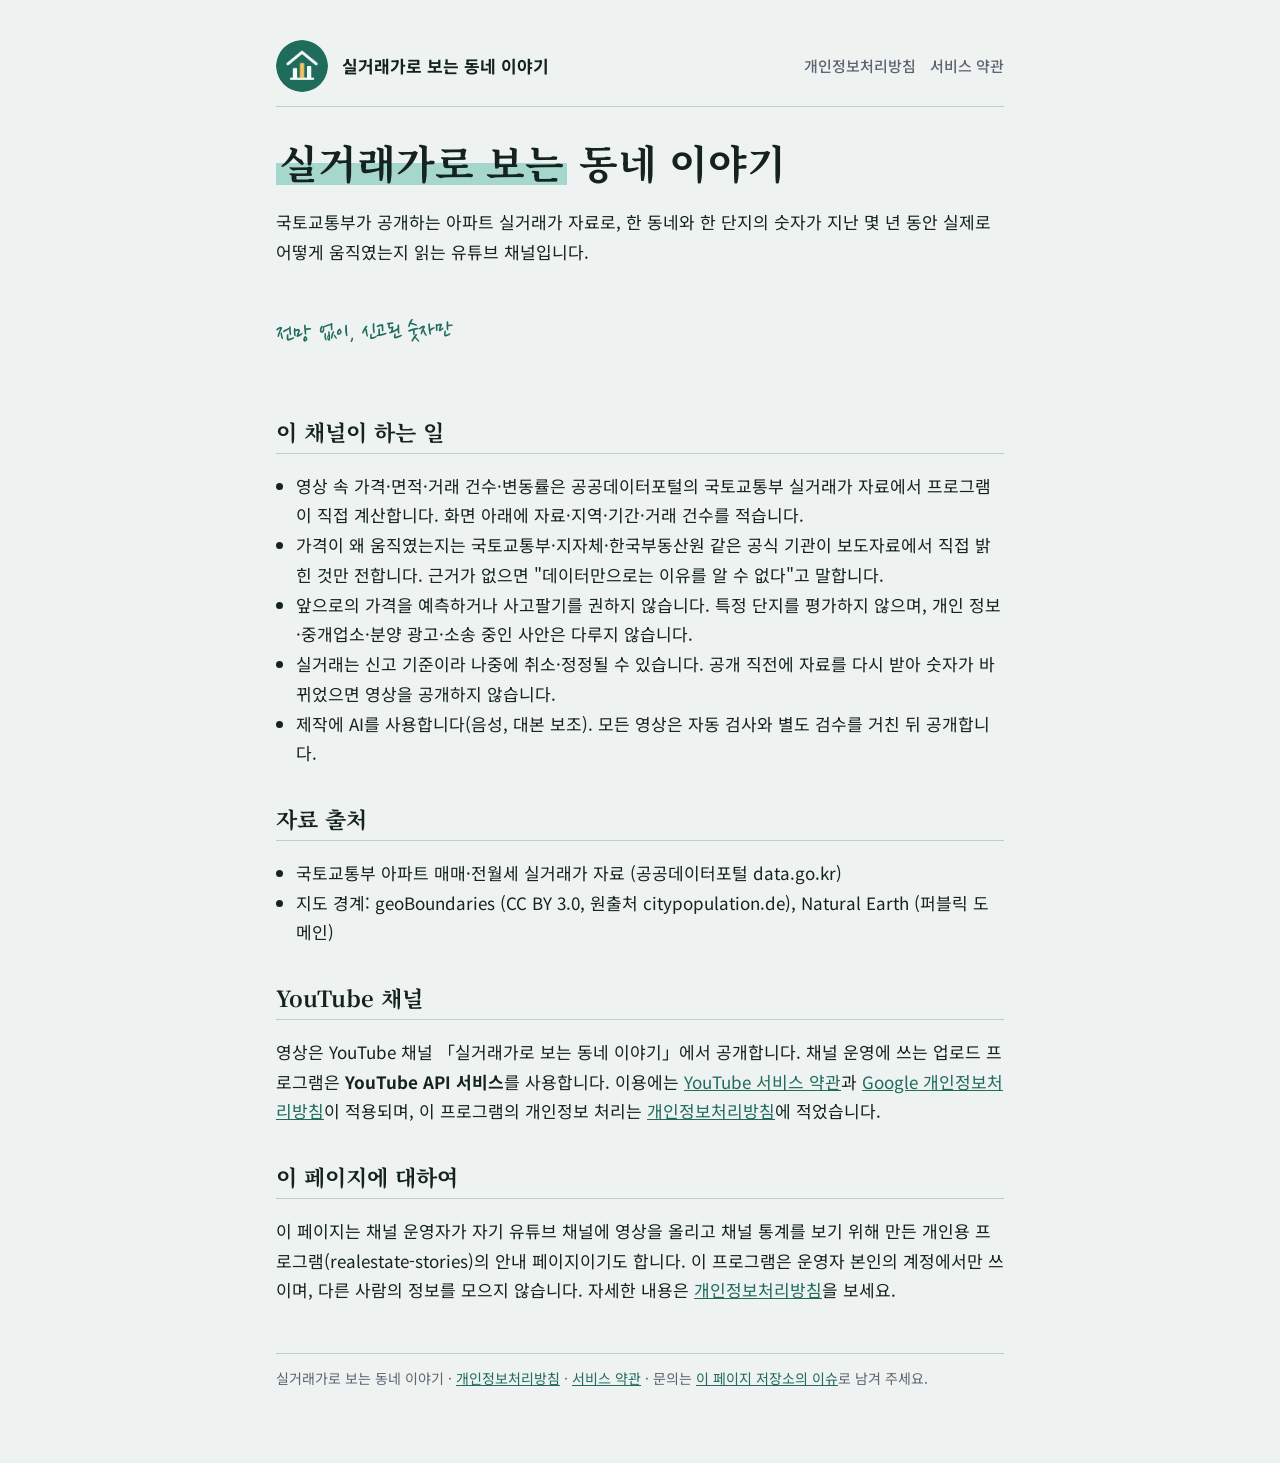
<file: index.html>
<!doctype html>
<html lang="ko">
<head>
<meta charset="utf-8">
<meta name="viewport" content="width=device-width, initial-scale=1">
<title>실거래가로 보는 동네 이야기</title>
<meta name="description" content="국토교통부 실거래가 공개 데이터로 동네의 숫자가 실제로 어떻게 움직였는지 읽는 유튜브 채널의 안내 페이지입니다.">
<link rel="icon" href="logo.png">
<link rel="preconnect" href="https://fonts.googleapis.com">
<link rel="preconnect" href="https://fonts.gstatic.com" crossorigin>
<link href="https://fonts.googleapis.com/css2?family=Nanum+Pen+Script&family=Noto+Sans+KR:wght@400;500;700&family=Noto+Serif+KR:wght@700;900&display=swap" rel="stylesheet">
<link rel="stylesheet" href="style.css">
</head>
<body>
<main>
  <header>
    <img src="logo.png" alt="">
    <a href="./">실거래가로 보는 동네 이야기</a>
    <nav><a href="privacy.html">개인정보처리방침</a><a href="terms.html">서비스 약관</a></nav>
  </header>

  <h1><span class="mark">실거래가로 보는</span> 동네 이야기</h1>
  <p>국토교통부가 공개하는 아파트 실거래가 자료로, 한 동네와 한 단지의 숫자가 지난 몇 년 동안 실제로 어떻게 움직였는지 읽는 유튜브 채널입니다.</p>
  <p class="note">전망 없이, 신고된 숫자만</p>

  <h2>이 채널이 하는 일</h2>
  <ul>
    <li>영상 속 가격·면적·거래 건수·변동률은 공공데이터포털의 국토교통부 실거래가 자료에서 프로그램이 직접 계산합니다. 화면 아래에 자료·지역·기간·거래 건수를 적습니다.</li>
    <li>가격이 왜 움직였는지는 국토교통부·지자체·한국부동산원 같은 공식 기관이 보도자료에서 직접 밝힌 것만 전합니다. 근거가 없으면 "데이터만으로는 이유를 알 수 없다"고 말합니다.</li>
    <li>앞으로의 가격을 예측하거나 사고팔기를 권하지 않습니다. 특정 단지를 평가하지 않으며, 개인 정보·중개업소·분양 광고·소송 중인 사안은 다루지 않습니다.</li>
    <li>실거래는 신고 기준이라 나중에 취소·정정될 수 있습니다. 공개 직전에 자료를 다시 받아 숫자가 바뀌었으면 영상을 공개하지 않습니다.</li>
    <li>제작에 AI를 사용합니다(음성, 대본 보조). 모든 영상은 자동 검사와 별도 검수를 거친 뒤 공개합니다.</li>
  </ul>

  <h2>자료 출처</h2>
  <ul>
    <li>국토교통부 아파트 매매·전월세 실거래가 자료 (공공데이터포털 data.go.kr)</li>
    <li>지도 경계: geoBoundaries (CC BY 3.0, 원출처 citypopulation.de), Natural Earth (퍼블릭 도메인)</li>
  </ul>

  <h2>YouTube 채널</h2>
  <p>영상은 YouTube 채널 「실거래가로 보는 동네 이야기」에서 공개합니다. 채널 운영에 쓰는 업로드 프로그램은 <strong>YouTube API 서비스</strong>를 사용합니다. 이용에는 <a href="https://www.youtube.com/t/terms">YouTube 서비스 약관</a>과 <a href="https://policies.google.com/privacy">Google 개인정보처리방침</a>이 적용되며, 이 프로그램의 개인정보 처리는 <a href="privacy.html">개인정보처리방침</a>에 적었습니다.</p>

  <h2>이 페이지에 대하여</h2>
  <p>이 페이지는 채널 운영자가 자기 유튜브 채널에 영상을 올리고 채널 통계를 보기 위해 만든 개인용 프로그램(realestate-stories)의 안내 페이지이기도 합니다. 이 프로그램은 운영자 본인의 계정에서만 쓰이며, 다른 사람의 정보를 모으지 않습니다. 자세한 내용은 <a href="privacy.html">개인정보처리방침</a>을 보세요.</p>

  <footer>실거래가로 보는 동네 이야기 · <a href="privacy.html">개인정보처리방침</a> · <a href="terms.html">서비스 약관</a> · 문의는 <a href="https://github.com/cowrow99-ui/realestate-stories-site/issues">이 페이지 저장소의 이슈</a>로 남겨 주세요.</footer>
</main>
</body>
</html>
</file>
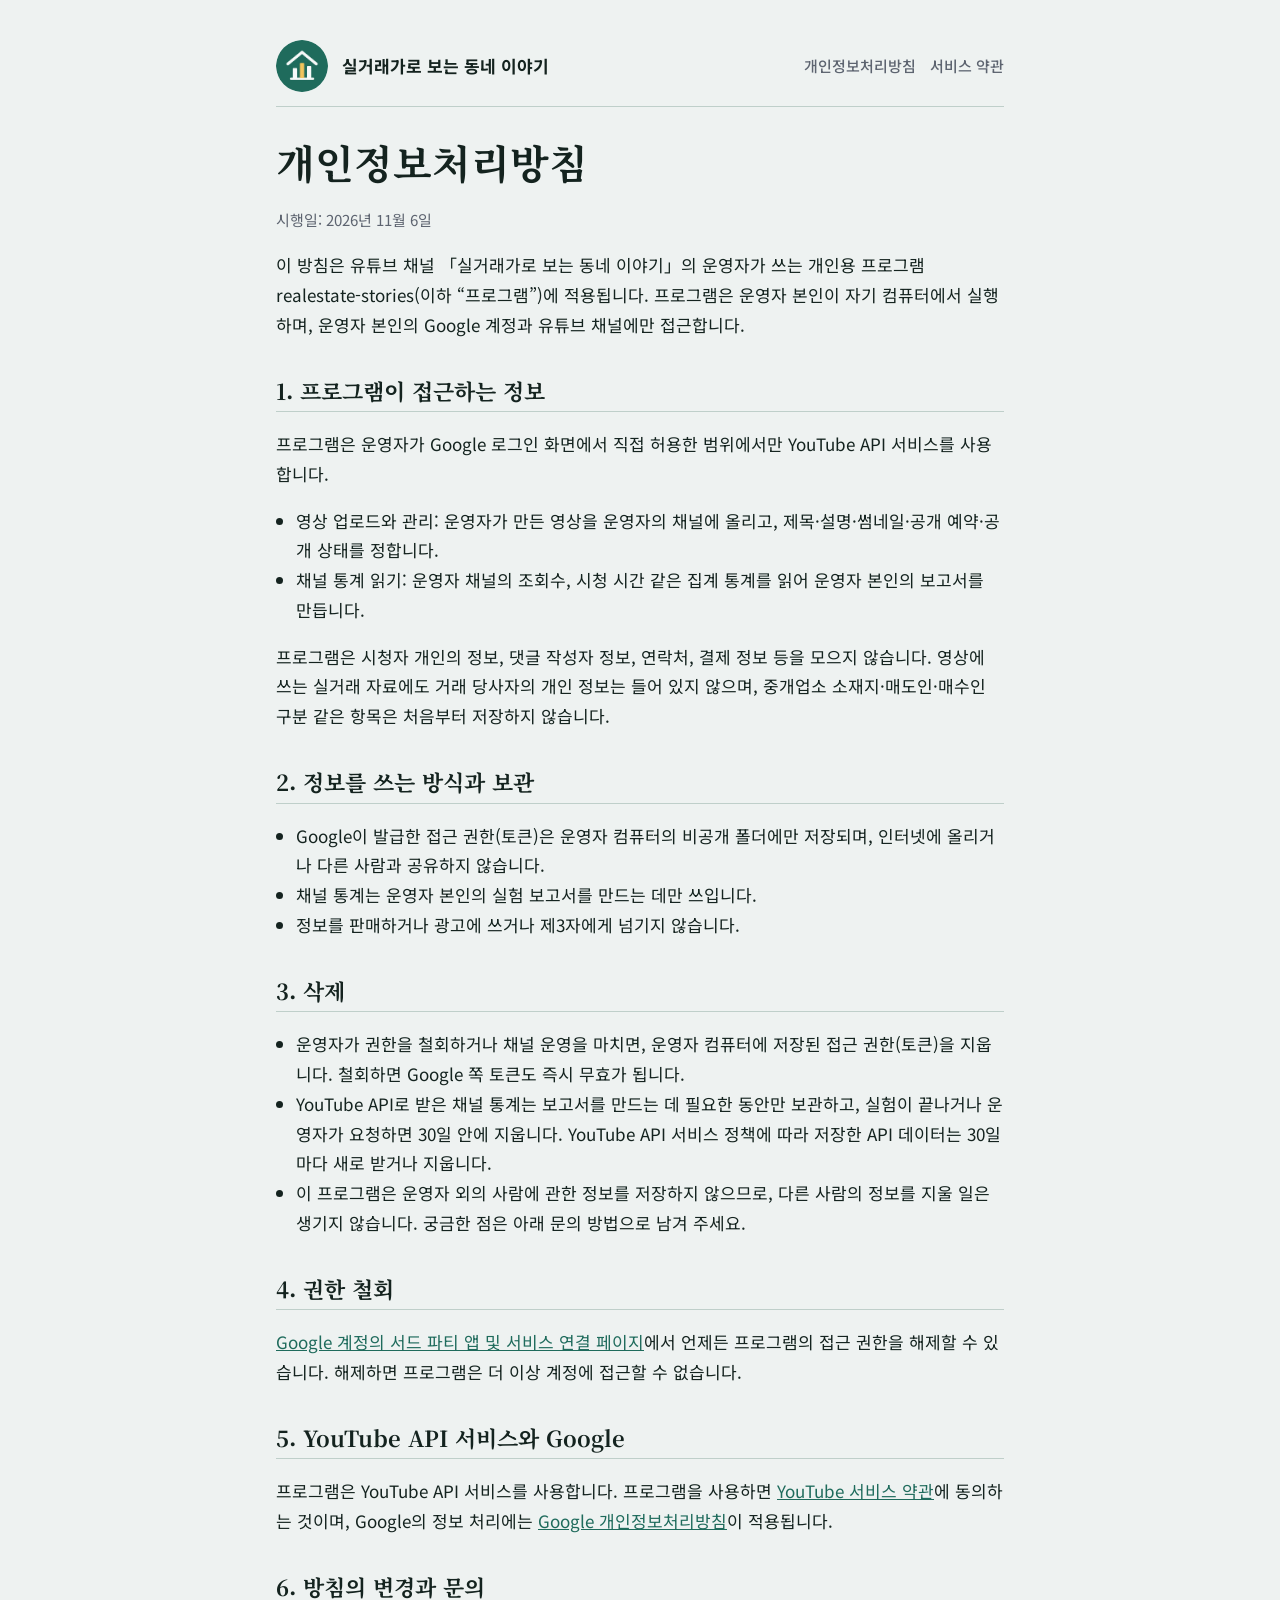
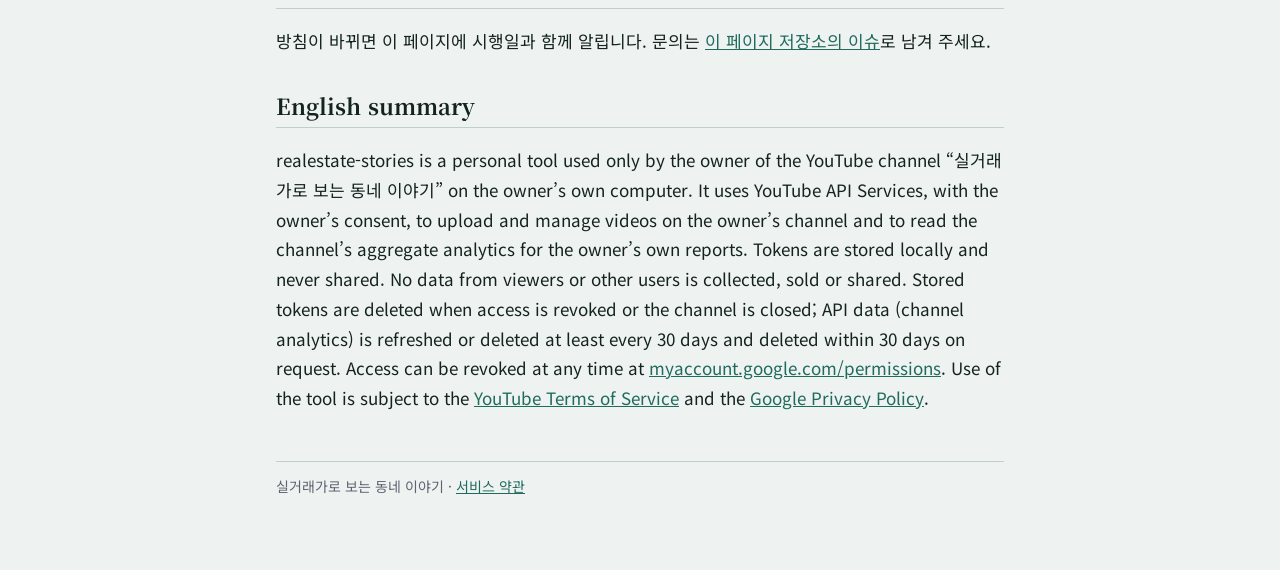
<file: privacy.html>
<!doctype html>
<html lang="ko">
<head>
<meta charset="utf-8">
<meta name="viewport" content="width=device-width, initial-scale=1">
<title>개인정보처리방침 — 실거래가로 보는 동네 이야기</title>
<meta name="description" content="국토교통부 실거래가 공개 데이터로 동네의 숫자가 실제로 어떻게 움직였는지 읽는 유튜브 채널의 안내 페이지입니다.">
<link rel="icon" href="logo.png">
<link rel="preconnect" href="https://fonts.googleapis.com">
<link rel="preconnect" href="https://fonts.gstatic.com" crossorigin>
<link href="https://fonts.googleapis.com/css2?family=Nanum+Pen+Script&family=Noto+Sans+KR:wght@400;500;700&family=Noto+Serif+KR:wght@700;900&display=swap" rel="stylesheet">
<link rel="stylesheet" href="style.css">
</head>
<body>
<main>
  <header>
    <img src="logo.png" alt="">
    <a href="./">실거래가로 보는 동네 이야기</a>
    <nav><a href="privacy.html">개인정보처리방침</a><a href="terms.html">서비스 약관</a></nav>
  </header>

  <h1>개인정보처리방침</h1>
  <p class="muted">시행일: 2026년 11월 6일</p>
  <p>이 방침은 유튜브 채널 「실거래가로 보는 동네 이야기」의 운영자가 쓰는 개인용 프로그램 realestate-stories(이하 “프로그램”)에 적용됩니다. 프로그램은 운영자 본인이 자기 컴퓨터에서 실행하며, 운영자 본인의 Google 계정과 유튜브 채널에만 접근합니다.</p>

  <h2>1. 프로그램이 접근하는 정보</h2>
  <p>프로그램은 운영자가 Google 로그인 화면에서 직접 허용한 범위에서만 YouTube API 서비스를 사용합니다.</p>
  <ul>
    <li>영상 업로드와 관리: 운영자가 만든 영상을 운영자의 채널에 올리고, 제목·설명·썸네일·공개 예약·공개 상태를 정합니다.</li>
    <li>채널 통계 읽기: 운영자 채널의 조회수, 시청 시간 같은 집계 통계를 읽어 운영자 본인의 보고서를 만듭니다.</li>
  </ul>
  <p>프로그램은 시청자 개인의 정보, 댓글 작성자 정보, 연락처, 결제 정보 등을 모으지 않습니다. 영상에 쓰는 실거래 자료에도 거래 당사자의 개인 정보는 들어 있지 않으며, 중개업소 소재지·매도인·매수인 구분 같은 항목은 처음부터 저장하지 않습니다.</p>

  <h2>2. 정보를 쓰는 방식과 보관</h2>
  <ul>
    <li>Google이 발급한 접근 권한(토큰)은 운영자 컴퓨터의 비공개 폴더에만 저장되며, 인터넷에 올리거나 다른 사람과 공유하지 않습니다.</li>
    <li>채널 통계는 운영자 본인의 실험 보고서를 만드는 데만 쓰입니다.</li>
    <li>정보를 판매하거나 광고에 쓰거나 제3자에게 넘기지 않습니다.</li>
  </ul>

  <h2>3. 삭제</h2>
  <ul>
    <li>운영자가 권한을 철회하거나 채널 운영을 마치면, 운영자 컴퓨터에 저장된 접근 권한(토큰)을 지웁니다. 철회하면 Google 쪽 토큰도 즉시 무효가 됩니다.</li>
    <li>YouTube API로 받은 채널 통계는 보고서를 만드는 데 필요한 동안만 보관하고, 실험이 끝나거나 운영자가 요청하면 30일 안에 지웁니다. YouTube API 서비스 정책에 따라 저장한 API 데이터는 30일마다 새로 받거나 지웁니다.</li>
    <li>이 프로그램은 운영자 외의 사람에 관한 정보를 저장하지 않으므로, 다른 사람의 정보를 지울 일은 생기지 않습니다. 궁금한 점은 아래 문의 방법으로 남겨 주세요.</li>
  </ul>

  <h2>4. 권한 철회</h2>
  <p><a href="https://myaccount.google.com/permissions">Google 계정의 서드 파티 앱 및 서비스 연결 페이지</a>에서 언제든 프로그램의 접근 권한을 해제할 수 있습니다. 해제하면 프로그램은 더 이상 계정에 접근할 수 없습니다.</p>

  <h2>5. YouTube API 서비스와 Google</h2>
  <p>프로그램은 YouTube API 서비스를 사용합니다. 프로그램을 사용하면 <a href="https://www.youtube.com/t/terms">YouTube 서비스 약관</a>에 동의하는 것이며, Google의 정보 처리에는 <a href="https://policies.google.com/privacy">Google 개인정보처리방침</a>이 적용됩니다.</p>

  <h2>6. 방침의 변경과 문의</h2>
  <p>방침이 바뀌면 이 페이지에 시행일과 함께 알립니다. 문의는 <a href="https://github.com/cowrow99-ui/realestate-stories-site/issues">이 페이지 저장소의 이슈</a>로 남겨 주세요.</p>

  <h2>English summary</h2>
  <p>realestate-stories is a personal tool used only by the owner of the YouTube channel “실거래가로 보는 동네 이야기” on the owner’s own computer. It uses YouTube API Services, with the owner’s consent, to upload and manage videos on the owner’s channel and to read the channel’s aggregate analytics for the owner’s own reports. Tokens are stored locally and never shared. No data from viewers or other users is collected, sold or shared. Stored tokens are deleted when access is revoked or the channel is closed; API data (channel analytics) is refreshed or deleted at least every 30 days and deleted within 30 days on request. Access can be revoked at any time at <a href="https://myaccount.google.com/permissions">myaccount.google.com/permissions</a>. Use of the tool is subject to the <a href="https://www.youtube.com/t/terms">YouTube Terms of Service</a> and the <a href="https://policies.google.com/privacy">Google Privacy Policy</a>.</p>

  <footer>실거래가로 보는 동네 이야기 · <a href="terms.html">서비스 약관</a></footer>
</main>
</body>
</html>
</file>
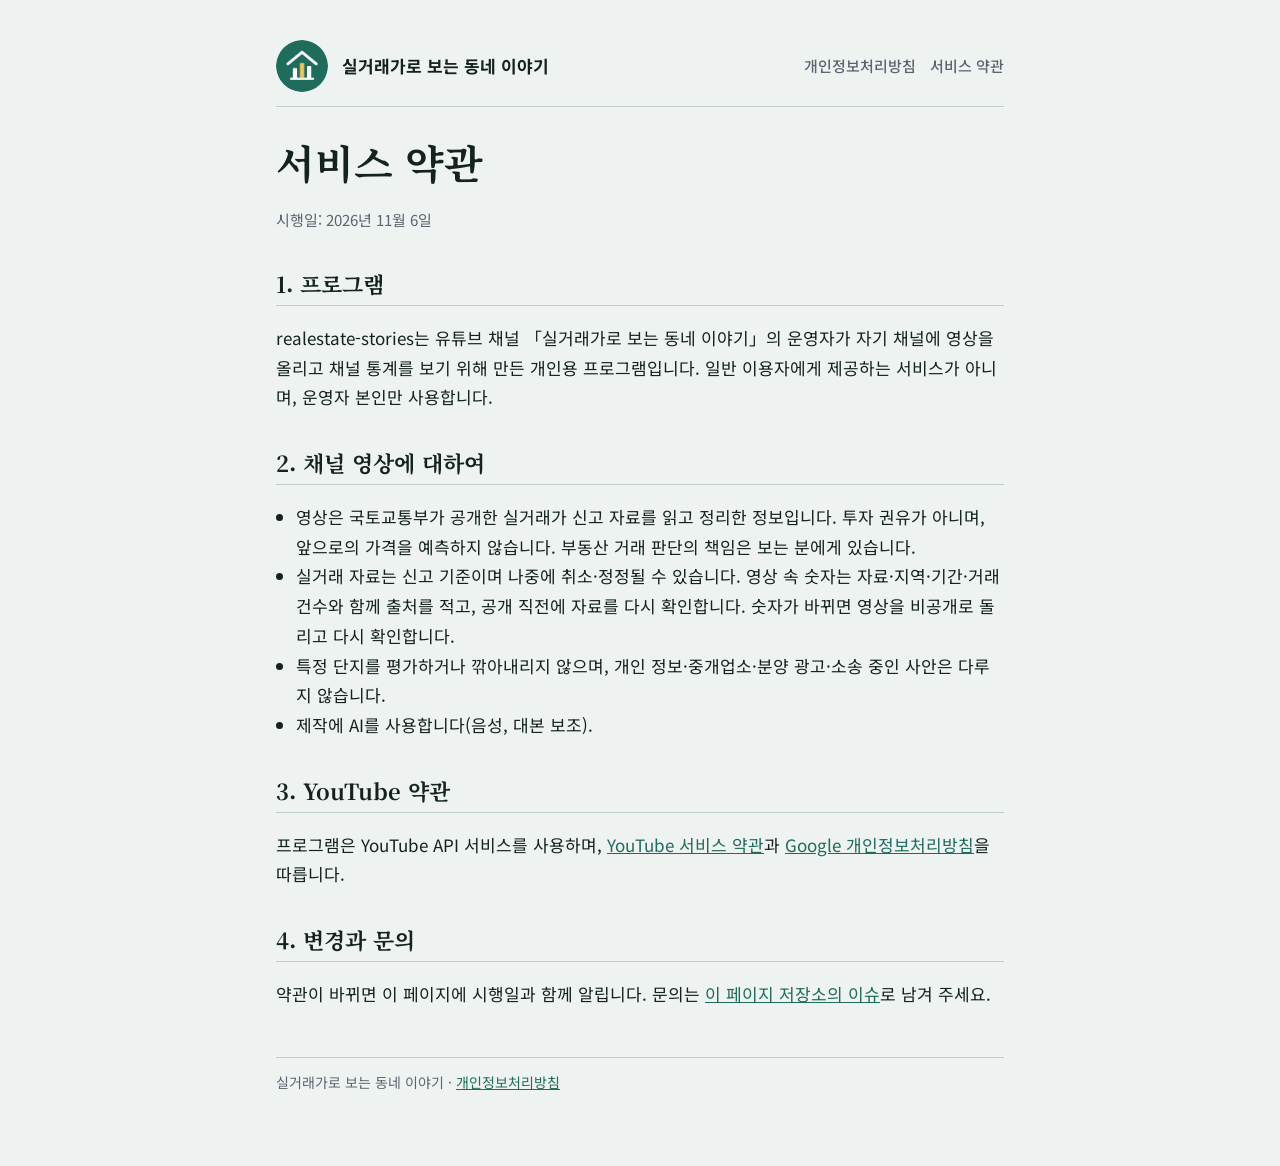
<file: terms.html>
<!doctype html>
<html lang="ko">
<head>
<meta charset="utf-8">
<meta name="viewport" content="width=device-width, initial-scale=1">
<title>서비스 약관 — 실거래가로 보는 동네 이야기</title>
<meta name="description" content="국토교통부 실거래가 공개 데이터로 동네의 숫자가 실제로 어떻게 움직였는지 읽는 유튜브 채널의 안내 페이지입니다.">
<link rel="icon" href="logo.png">
<link rel="preconnect" href="https://fonts.googleapis.com">
<link rel="preconnect" href="https://fonts.gstatic.com" crossorigin>
<link href="https://fonts.googleapis.com/css2?family=Nanum+Pen+Script&family=Noto+Sans+KR:wght@400;500;700&family=Noto+Serif+KR:wght@700;900&display=swap" rel="stylesheet">
<link rel="stylesheet" href="style.css">
</head>
<body>
<main>
  <header>
    <img src="logo.png" alt="">
    <a href="./">실거래가로 보는 동네 이야기</a>
    <nav><a href="privacy.html">개인정보처리방침</a><a href="terms.html">서비스 약관</a></nav>
  </header>

  <h1>서비스 약관</h1>
  <p class="muted">시행일: 2026년 11월 6일</p>

  <h2>1. 프로그램</h2>
  <p>realestate-stories는 유튜브 채널 「실거래가로 보는 동네 이야기」의 운영자가 자기 채널에 영상을 올리고 채널 통계를 보기 위해 만든 개인용 프로그램입니다. 일반 이용자에게 제공하는 서비스가 아니며, 운영자 본인만 사용합니다.</p>

  <h2>2. 채널 영상에 대하여</h2>
  <ul>
    <li>영상은 국토교통부가 공개한 실거래가 신고 자료를 읽고 정리한 정보입니다. 투자 권유가 아니며, 앞으로의 가격을 예측하지 않습니다. 부동산 거래 판단의 책임은 보는 분에게 있습니다.</li>
    <li>실거래 자료는 신고 기준이며 나중에 취소·정정될 수 있습니다. 영상 속 숫자는 자료·지역·기간·거래 건수와 함께 출처를 적고, 공개 직전에 자료를 다시 확인합니다. 숫자가 바뀌면 영상을 비공개로 돌리고 다시 확인합니다.</li>
    <li>특정 단지를 평가하거나 깎아내리지 않으며, 개인 정보·중개업소·분양 광고·소송 중인 사안은 다루지 않습니다.</li>
    <li>제작에 AI를 사용합니다(음성, 대본 보조).</li>
  </ul>

  <h2>3. YouTube 약관</h2>
  <p>프로그램은 YouTube API 서비스를 사용하며, <a href="https://www.youtube.com/t/terms">YouTube 서비스 약관</a>과 <a href="https://policies.google.com/privacy">Google 개인정보처리방침</a>을 따릅니다.</p>

  <h2>4. 변경과 문의</h2>
  <p>약관이 바뀌면 이 페이지에 시행일과 함께 알립니다. 문의는 <a href="https://github.com/cowrow99-ui/realestate-stories-site/issues">이 페이지 저장소의 이슈</a>로 남겨 주세요.</p>

  <footer>실거래가로 보는 동네 이야기 · <a href="privacy.html">개인정보처리방침</a></footer>
</main>
</body>
</html>
</file>
<file: style.css>
/* 실거래가로 보는 동네 이야기 — 공개 안내 페이지 (공시이야기 페이지를 바탕으로 색만 바꿈) */
:root {
  --paper: #eef2f1;
  --paper2: #f7faf9;
  --ink: #14231f;
  --ink2: #5d6470;
  --rule: #bfcfca;
  --mark: rgba(77, 182, 160, 0.45);
  --pen: #1f6b5c;
}
@media (prefers-color-scheme: dark) {
  :root:not([data-theme="light"]) {
    --paper: #141a19;
    --paper2: #1f2228;
    --ink: #ece6d8;
    --ink2: #a8a091;
    --rule: #3a3d44;
    --mark: rgba(77, 182, 160, 0.35);
    --pen: #7fd1bf;
  }
}
* { box-sizing: border-box; }
html { -webkit-text-size-adjust: 100%; }
body {
  margin: 0;
  background: var(--paper);
  color: var(--ink);
  font: 17px/1.75 "Noto Sans KR", system-ui, -apple-system, "Apple SD Gothic Neo", "Malgun Gothic", sans-serif;
}
main { max-width: 760px; margin: 0 auto; padding: 40px 16px 72px; }
header { display: flex; align-items: center; gap: 14px; border-bottom: 1.5px solid var(--rule); padding-bottom: 14px; margin-bottom: 28px; }
header img { width: 52px; height: 52px; border-radius: 50%; flex: none; }
header a { color: var(--ink); text-decoration: none; font-weight: 700; }
nav { margin-left: auto; display: flex; gap: 14px; flex-wrap: wrap; font-size: 15px; }
nav a { color: var(--ink2); font-weight: 500; }
h1, h2 { font-family: "Noto Serif KR", "Nanum Myeongjo", serif; line-height: 1.35; }
h1 { font-size: clamp(28px, 6vw, 40px); margin: 8px 0 18px; }
h2 { font-size: 22px; margin: 36px 0 10px; border-bottom: 1.5px solid var(--rule); padding-bottom: 6px; }
.mark { background: linear-gradient(transparent 52%, var(--mark) 52%, var(--mark) 92%, transparent 92%); padding: 0 3px; }
.note { font-family: "Nanum Pen Script", cursive; color: var(--pen); font-size: 26px; transform: rotate(-1.5deg); display: inline-block; }
p, li { color: var(--ink); }
.muted { color: var(--ink2); font-size: 15px; }
ul { padding-left: 1.2em; }
a { color: var(--pen); }
footer { margin-top: 48px; border-top: 1.5px solid var(--rule); padding-top: 12px; color: var(--ink2); font-size: 14px; }
@media (max-width: 560px) {
  header { flex-wrap: wrap; }
  nav { margin-left: 0; width: 100%; }
}
</file>
